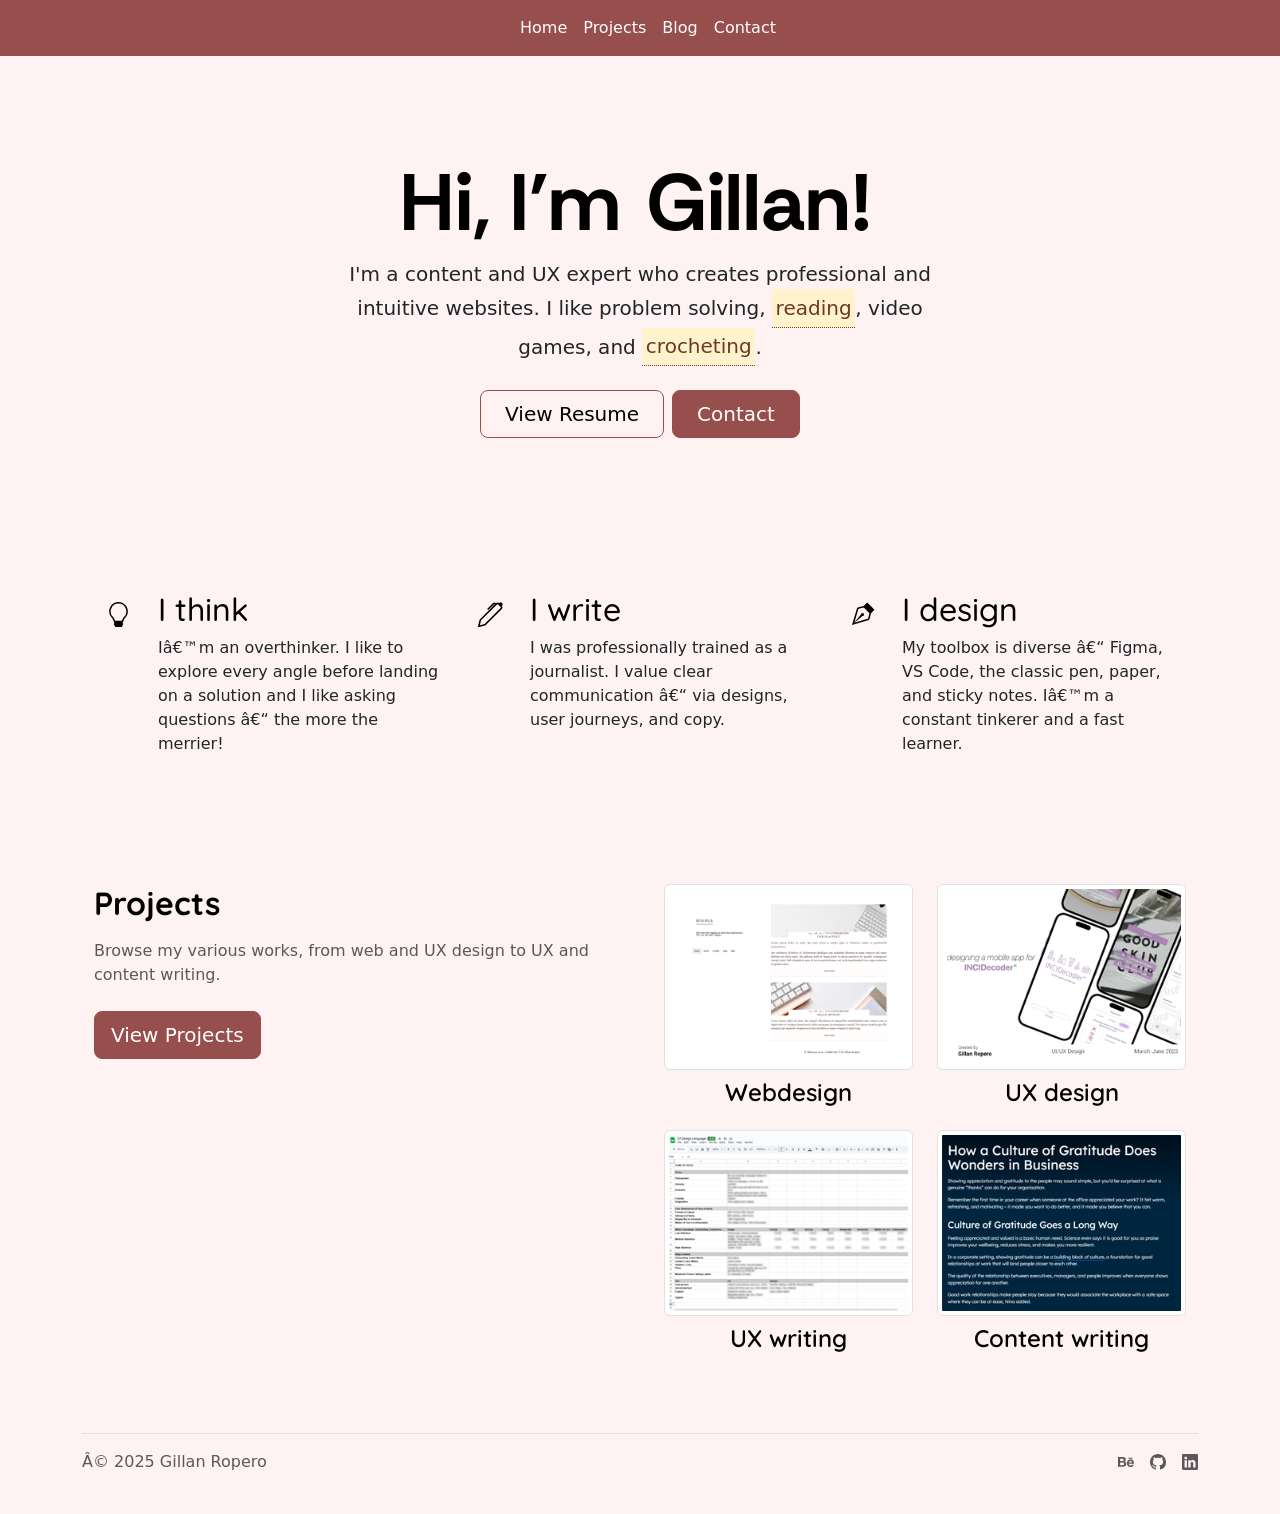
<file: index.html>
<!doctype html>
<html lang="en">
<head>
<!-- Google tag (gtag.js) -->
<script async src="https://www.googletagmanager.com/gtag/js?id=G-CWMN6G738G"></script>
<script>
  window.dataLayer = window.dataLayer || [];
  function gtag(){dataLayer.push(arguments);}
  gtag('js', new Date());

  gtag('config', 'G-CWMN6G738G');
</script>
<meta name="viewport" content="width=device-width, initial-scale=1">
<title>Gillan Ropero</title>
<link href="https://cdn.jsdelivr.net/npm/bootstrap@5.3.8/dist/css/bootstrap.min.css" rel="stylesheet"
        integrity="sha384-sRIl4kxILFvY47J16cr9ZwB07vP4J8+LH7qKQnuqkuIAvNWLzeN8tE5YBujZqJLB" crossorigin="anonymous">
<link rel="stylesheet" href="style.css" />
<meta name="description"
    content="Explore the work of Gillan Ropero, a content and webdesign professional.">
<link rel="icon" type="image/x-icon" href="./favicon.png">
<link rel="preconnect" href="https://fonts.googleapis.com">
<link rel="preconnect" href="https://fonts.gstatic.com" crossorigin>
<link
    href="https://fonts.googleapis.com/css2?family=Quicksand:wght@300..700&family=Rethink+Sans:ital,wght@0,400..800;1,400..800&display=swap"
    rel="stylesheet">
<link rel="stylesheet" href="https://cdn.jsdelivr.net/npm/bootstrap-icons@1.11.3/font/bootstrap-icons.css">

</head>

<body>
<div class="container-fluid">
<nav class="navbar sticky-top navbar-expand-lg">
            <div class="container-fluid"> <button class="navbar-toggler collapsed" type="button" data-bs-toggle="collapse"
                    data-bs-target="#navbar" aria-controls="navbar" aria-expanded="false"
                    aria-label="Toggle navigation"> <span class="navbar-toggler-icon"></span> </button>
                <div class="navbar-collapse justify-content-md-center collapse" id="navbar" style="">
                    <ul class="navbar-nav">
                        <li class="nav-item"> <a class="nav-link active" aria-current="page" href="/portfolio">Home</a>
                        </li>
                        <li class="nav-item"> <a class="nav-link" href="/projects">Projects</a> </li>
                        <li class="nav-item"> <a class="nav-link" href="https://gillanfrances.wordpress.com/blog" target="_blank">Blog</a> </li>
                      <li class="nav-item"> <a class="nav-link" href="/portfolio/contact.html">Contact</a> </li>
                    </ul>
                </div>
            </div>
        </nav>

<div class="px-4 py-5 my-5 text-center"> 
    <h1 class="display-1 fw-bold text-body-emphasis site-intro-container">
        <span class="site-intro">Hi, I'm </span>
        <span class="site-title"> Gillan!</span>
    </h1>
    <div class="col-lg-6 mx-auto">
        <p class="lead mb-4">I'm a content and UX expert who creates professional and intuitive websites. I like problem solving, <a href="https://www.goodreads.com/user/show/4191322-jill" class="mark" target="_blank">reading</a>,
        video games, and <a href="https://www.instagram.com/_knotjill" class="mark" target="_blank">crocheting</a>.
</p>
        <div class="d-grid gap-2 d-sm-flex justify-content-sm-center"> <a href="https://drive.google.com/file/d/10HQlIfKbo1nx1IKd28QT_dDaUDAIrl1E/view?usp=drive_link" target="_blank"
                class="btn btn-secondary btn-lg px-4 gap-3">View Resume</a> <a href="mailto: gillanropero@gmail.com"
                class="btn btn-primary btn-lg px-4 gap-3">Contact</a> </div>
    </div>
</div>

<div class="container px-4 py-2" id="hanging-icons">
    <div class="row g-4 py-5 row-cols-1 row-cols-lg-3">
        <div class="col d-flex align-items-start">
            <div
                class="icon-square text-body-emphasis d-inline-flex align-items-center justify-content-center fs-4 flex-shrink-0 me-3">
            <svg xmlns="http://www.w3.org/2000/svg" width="25" height="25" fill="currentColor" class="bi bi-lightbulb"
                viewBox="0 0 16 16">
                <path
                    d="M2 6a6 6 0 1 1 10.174 4.31c-.203.196-.359.4-.453.619l-.762 1.769A.5.5 0 0 1 10.5 13a.5.5 0 0 1 0 1 .5.5 0 0 1 0 1l-.224.447a1 1 0 0 1-.894.553H6.618a1 1 0 0 1-.894-.553L5.5 15a.5.5 0 0 1 0-1 .5.5 0 0 1 0-1 .5.5 0 0 1-.46-.302l-.761-1.77a2 2 0 0 0-.453-.618A5.98 5.98 0 0 1 2 6m6-5a5 5 0 0 0-3.479 8.592c.263.254.514.564.676.941L5.83 12h4.342l.632-1.467c.162-.377.413-.687.676-.941A5 5 0 0 0 8 1">
                </path>
            </svg>
            </div>
            <div>
                <h3 class="fs-2 text-body-emphasis">I think</h3>
                <p>I’m an overthinker. I like to explore every angle before landing on a solution and I like asking questions – the more
                the merrier!</p>
            </div>
        </div>
        <div class="col d-flex align-items-start">
            <div
                class="icon-square text-body-emphasis d-inline-flex align-items-center justify-content-center fs-4 flex-shrink-0 me-3">
            <svg xmlns="http://www.w3.org/2000/svg" width="25" height="25" fill="currentColor" class="bi bi-pen"
                viewBox="0 0 16 16">
                <path
                    d="m13.498.795.149-.149a1.207 1.207 0 1 1 1.707 1.708l-.149.148a1.5 1.5 0 0 1-.059 2.059L4.854 14.854a.5.5 0 0 1-.233.131l-4 1a.5.5 0 0 1-.606-.606l1-4a.5.5 0 0 1 .131-.232l9.642-9.642a.5.5 0 0 0-.642.056L6.854 4.854a.5.5 0 1 1-.708-.708L9.44.854A1.5 1.5 0 0 1 11.5.796a1.5 1.5 0 0 1 1.998-.001m-.644.766a.5.5 0 0 0-.707 0L1.95 11.756l-.764 3.057 3.057-.764L14.44 3.854a.5.5 0 0 0 0-.708z" />
            </svg> </div>
            <div>
                <h3 class="fs-2 text-body-emphasis">I write</h3>
                <p>I was professionally trained as a journalist. I value clear communication – via designs, user journeys, and copy.</p>
            </div>
        </div>
        <div class="col d-flex align-items-start">
            <div
                class="icon-square text-body-emphasis d-inline-flex align-items-center justify-content-center fs-4 flex-shrink-0 me-3">
                <svg xmlns="http://www.w3.org/2000/svg" width="25" height="25" fill="currentColor" class="bi bi-vector-pen"
                    viewBox="0 0 16 16">
                    <path fill-rule="evenodd"
                        d="M10.646.646a.5.5 0 0 1 .708 0l4 4a.5.5 0 0 1 0 .708l-1.902 1.902-.829 3.313a1.5 1.5 0 0 1-1.024 1.073L1.254 14.746 4.358 4.4A1.5 1.5 0 0 1 5.43 3.377l3.313-.828zm-1.8 2.908-3.173.793a.5.5 0 0 0-.358.342l-2.57 8.565 8.567-2.57a.5.5 0 0 0 .34-.357l.794-3.174-3.6-3.6z" />
                    <path fill-rule="evenodd" d="M2.832 13.228 8 9a1 1 0 1 0-1-1l-4.228 5.168-.026.086z" />
                </svg> </div>
            <div>
                <h3 class="fs-2 text-body-emphasis">I design</h3>
                <p>My toolbox is diverse – Figma, VS Code, the classic pen, paper, and sticky notes. I’m a constant tinkerer and a fast
                learner.</p>
            </div> 
        </div>
    </div>
</div>

<div class="container px-4 py-2">
    <div class="row row-cols-1 row-cols-md-2 align-items-md-start g-5 py-5">
        <div class="col d-flex flex-column align-items-start gap-2">
            <h2 class="fw-bold text-body-emphasis">Projects</h2>
            <p class="text-body-secondary">Browse my various works, from web and UX design to UX and content writing.</p> <a href="/projects"
                class="btn btn-primary btn-lg">View Projects</a>
        </div>
        <div class="col">
            <div class="row row-cols-1 row-cols-sm-2 g-4">
                <div class="col d-flex flex-column gap-2 align-items-center">
                    <img src="./assets/minimus thumb.png" class="img-thumbnail" />
                    <h4 class="fw-semibold mb-0 text-body-emphasis">Webdesign</h4>
                </div>
                <div class="col d-flex flex-column gap-2 align-items-center">
                    <img src="./assets/skincare app thumb.png" class="img-thumbnail" />
                    <h4 class="fw-semibold mb-0 text-body-emphasis">UX design</h4>
                </div>
                <div class="col d-flex flex-column gap-2 align-items-center">
                    <img src="./assets/G1 thumb.png" class="img-thumbnail" />
                    <h4 class="fw-semibold mb-0 text-body-emphasis">UX writing</h4>
                </div>
                <div class="col d-flex flex-column gap-2 align-items-center">
                    <img src="./assets/b2b articles thumb.png" class="img-thumbnail" />
                    <h4 class="fw-semibold mb-0 text-body-emphasis">Content writing</h4>
                </div>
            </div>
        </div>
    </div>
</div>

<div class="container">
<footer class="d-flex flex-wrap justify-content-between align-items-center py-3 my-4 border-top">
    <div class="col-md-4 d-flex align-items-center"> <span class="mb-3 mb-md-0 text-body-secondary">© 2025 Gillan Ropero</span> </div>
    <ul class="nav col-md-4 justify-content-end list-unstyled d-flex">
        <li class="ms-3"><a class="text-body-secondary" href="https://www.behance.net/gillanropero" target="_blank" aria-label="Behance"><svg xmlns="http://www.w3.org/2000/svg" width="16" height="16" fill="currentColor" class="bi bi-behance"
            viewBox="0 0 16 16">
            <path
                d="M4.654 3c.461 0 .887.035 1.278.14.39.07.711.216.996.391s.497.426.641.747c.14.32.216.711.216 1.137 0 .496-.106.922-.356 1.242-.215.32-.566.606-.997.817.606.176 1.067.496 1.348.922s.461.957.461 1.563c0 .496-.105.922-.285 1.278a2.3 2.3 0 0 1-.782.887c-.32.215-.711.39-1.137.496a5.3 5.3 0 0 1-1.278.176L0 12.803V3zm-.285 3.978c.39 0 .71-.105.957-.285.246-.18.355-.497.355-.887 0-.216-.035-.426-.105-.567a1 1 0 0 0-.32-.355 1.8 1.8 0 0 0-.461-.176c-.176-.035-.356-.035-.567-.035H2.17v2.31c0-.005 2.2-.005 2.2-.005zm.105 4.193c.215 0 .426-.035.606-.07.176-.035.356-.106.496-.216s.25-.215.356-.39c.07-.176.14-.391.14-.641 0-.496-.14-.852-.426-1.102-.285-.215-.676-.32-1.137-.32H2.17v2.734h2.305zm6.858-.035q.428.427 1.278.426c.39 0 .746-.106 1.032-.286q.426-.32.53-.64h1.74c-.286.851-.712 1.457-1.278 1.848-.566.355-1.243.566-2.06.566a4.1 4.1 0 0 1-1.527-.285 2.8 2.8 0 0 1-1.137-.782 2.85 2.85 0 0 1-.712-1.172c-.175-.461-.25-.957-.25-1.528 0-.531.07-1.032.25-1.493.18-.46.426-.852.747-1.207.32-.32.711-.606 1.137-.782a4 4 0 0 1 1.493-.285c.606 0 1.137.105 1.598.355.46.25.817.532 1.102.958.285.39.496.851.641 1.348.07.496.105.996.07 1.563h-5.15c0 .58.21 1.11.496 1.396m2.24-3.732c-.25-.25-.642-.391-1.103-.391-.32 0-.566.07-.781.176s-.356.25-.496.39a.96.96 0 0 0-.25.497c-.036.175-.07.32-.07.46h3.196c-.07-.526-.25-.882-.497-1.132zm-3.127-3.728h3.978v.957h-3.978z" />
        </svg></li>
        <li class="ms-3"><a class="text-body-secondary" href="https://github.com/gillanfrances" target="_blank"
                aria-label="Github"><svg xmlns="http://www.w3.org/2000/svg" width="16" height="16" fill="currentColor" class="bi bi-github"
                    viewBox="0 0 16 16">
                    <path
                        d="M8 0C3.58 0 0 3.58 0 8c0 3.54 2.29 6.53 5.47 7.59.4.07.55-.17.55-.38 0-.19-.01-.82-.01-1.49-2.01.37-2.53-.49-2.69-.94-.09-.23-.48-.94-.82-1.13-.28-.15-.68-.52-.01-.53.63-.01 1.08.58 1.23.82.72 1.21 1.87.87 2.33.66.07-.52.28-.87.51-1.07-1.78-.2-3.64-.89-3.64-3.95 0-.87.31-1.59.82-2.15-.08-.2-.36-1.02.08-2.12 0 0 .67-.21 2.2.82.64-.18 1.32-.27 2-.27s1.36.09 2 .27c1.53-1.04 2.2-.82 2.2-.82.44 1.1.16 1.92.08 2.12.51.56.82 1.27.82 2.15 0 3.07-1.87 3.75-3.65 3.95.29.25.54.73.54 1.48 0 1.07-.01 1.93-.01 2.2 0 .21.15.46.55.38A8.01 8.01 0 0 0 16 8c0-4.42-3.58-8-8-8" />
                </svg></li>
        <li class="ms-3"><a class="text-body-secondary" href="https://www.linkedin.com/in/gillanropero/" target="_blank" aria-label="LinkedIn"><svg xmlns="http://www.w3.org/2000/svg" width="16" height="16" fill="currentColor" class="bi bi-linkedin"
            viewBox="0 0 16 16">
            <path
                d="M0 1.146C0 .513.526 0 1.175 0h13.65C15.474 0 16 .513 16 1.146v13.708c0 .633-.526 1.146-1.175 1.146H1.175C.526 16 0 15.487 0 14.854zm4.943 12.248V6.169H2.542v7.225zm-1.2-8.212c.837 0 1.358-.554 1.358-1.248-.015-.709-.52-1.248-1.342-1.248S2.4 3.226 2.4 3.934c0 .694.521 1.248 1.327 1.248zm4.908 8.212V9.359c0-.216.016-.432.08-.586.173-.431.568-.878 1.232-.878.869 0 1.216.662 1.216 1.634v3.865h2.401V9.25c0-2.22-1.184-3.252-2.764-3.252-1.274 0-1.845.7-2.165 1.193v.025h-.016l.016-.025V6.169h-2.4c.03.678 0 7.225 0 7.225z" />
        </svg>
</a></li>
    </ul>
</footer>
</div>


    <script src="https://cdn.jsdelivr.net/npm/bootstrap@5.3.8/dist/js/bootstrap.bundle.min.js"
        integrity="sha384-FKyoEForCGlyvwx9Hj09JcYn3nv7wiPVlz7YYwJrWVcXK/BmnVDxM+D2scQbITxI"
        crossorigin="anonymous"></script>
</body>


</html>
</file>
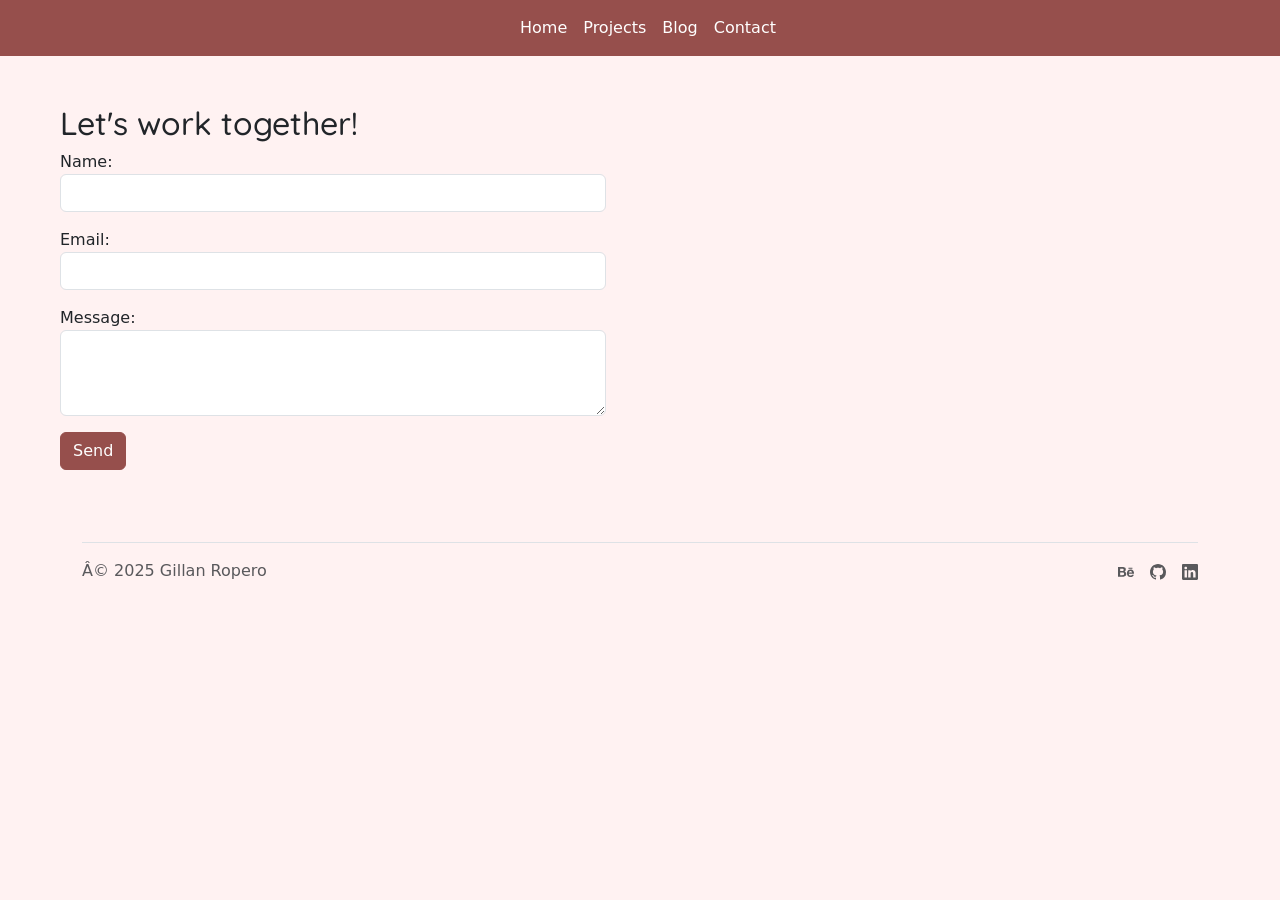
<file: contact.html>
<!doctype html>
<html lang="en">

<head>
    <!-- Google tag (gtag.js) -->
    <script async src="https://www.googletagmanager.com/gtag/js?id=G-CWMN6G738G"></script>
    <script>
        window.dataLayer = window.dataLayer || [];
        function gtag() { dataLayer.push(arguments); }
        gtag('js', new Date());

        gtag('config', 'G-CWMN6G738G');
    </script>
    <meta name="viewport" content="width=device-width, initial-scale=1">
    <title>Gillan Ropero</title>
    <link href="https://cdn.jsdelivr.net/npm/bootstrap@5.3.8/dist/css/bootstrap.min.css" rel="stylesheet"
        integrity="sha384-sRIl4kxILFvY47J16cr9ZwB07vP4J8+LH7qKQnuqkuIAvNWLzeN8tE5YBujZqJLB" crossorigin="anonymous">
    <link rel="stylesheet" href="style.css" />
    <meta name="description" content="Explore the work of Gillan Ropero, a content and webdesign professional.">
    <link rel="icon" type="image/x-icon" href="./favicon.png">
    <link rel="preconnect" href="https://fonts.googleapis.com">
    <link rel="preconnect" href="https://fonts.gstatic.com" crossorigin>
    <link
        href="https://fonts.googleapis.com/css2?family=Quicksand:wght@300..700&family=Rethink+Sans:ital,wght@0,400..800;1,400..800&display=swap"
        rel="stylesheet">
    <link rel="stylesheet" href="https://cdn.jsdelivr.net/npm/bootstrap-icons@1.11.3/font/bootstrap-icons.css">

</head>

<body>
    <div class="container-fluid">
        <nav class="navbar sticky-top navbar-expand-lg">
            <div class="container-fluid"> <button class="navbar-toggler collapsed" type="button"
                    data-bs-toggle="collapse" data-bs-target="#navbar" aria-controls="navbar" aria-expanded="false"
                    aria-label="Toggle navigation"> <span class="navbar-toggler-icon"></span> </button>
                <div class="navbar-collapse justify-content-md-center collapse" id="navbar">
                    <ul class="navbar-nav">
                        <li class="nav-item"> <a class="nav-link" aria-current="page" href="/portfolio">Home</a>
                        </li>
                        <li class="nav-item"> <a class="nav-link" href="/projects.html">Projects</a> </li>
                        <li class="nav-item"> <a class="nav-link" href="https://gillanfrances.wordpress.com/blog"
                                target="_blank">Blog</a> </li>
                        <li class="nav-item"> <a class="nav-link active" aria-current="page" href="/portfolio/contact.html">Contact</a>
                        </li>
                    </ul>
                </div>
            </div>
        </nav>

            <div class="container py-5 mx-5">
                <div class="row">
                    <div class="col-12 col-lg-6">
            <h2>Let's work together!</h2>
            <form action="https://formspree.io/f/mjgqrjrj" method="POST">
                <p><label> Name: </label>
                    <input type="text" name="name" class="form-control" required></p>
                <p><label>Email:</label>
                <input type="email" name="email" class="form-control" required></p>
                <p><label>Message: </label>
                <textarea name="message" rows="3" class="form-control" required></textarea></p>
                <button type="submit" class="btn btn-primary">Send</button>
            </form>
            </div>
            </div>
            </div>

        <div class="container">
            <footer class="d-flex flex-wrap justify-content-between align-items-center py-3 my-4 border-top">
                <div class="col-md-4 d-flex align-items-center"> <span class="mb-3 mb-md-0 text-body-secondary">© 2025
                        Gillan Ropero</span> </div>
                <ul class="nav col-md-4 justify-content-end list-unstyled d-flex">
                    <li class="ms-3"><a class="text-body-secondary" href="https://www.behance.net/gillanropero"
                            target="_blank" aria-label="Behance"><svg xmlns="http://www.w3.org/2000/svg" width="16"
                                height="16" fill="currentColor" class="bi bi-behance" viewBox="0 0 16 16">
                                <path
                                    d="M4.654 3c.461 0 .887.035 1.278.14.39.07.711.216.996.391s.497.426.641.747c.14.32.216.711.216 1.137 0 .496-.106.922-.356 1.242-.215.32-.566.606-.997.817.606.176 1.067.496 1.348.922s.461.957.461 1.563c0 .496-.105.922-.285 1.278a2.3 2.3 0 0 1-.782.887c-.32.215-.711.39-1.137.496a5.3 5.3 0 0 1-1.278.176L0 12.803V3zm-.285 3.978c.39 0 .71-.105.957-.285.246-.18.355-.497.355-.887 0-.216-.035-.426-.105-.567a1 1 0 0 0-.32-.355 1.8 1.8 0 0 0-.461-.176c-.176-.035-.356-.035-.567-.035H2.17v2.31c0-.005 2.2-.005 2.2-.005zm.105 4.193c.215 0 .426-.035.606-.07.176-.035.356-.106.496-.216s.25-.215.356-.39c.07-.176.14-.391.14-.641 0-.496-.14-.852-.426-1.102-.285-.215-.676-.32-1.137-.32H2.17v2.734h2.305zm6.858-.035q.428.427 1.278.426c.39 0 .746-.106 1.032-.286q.426-.32.53-.64h1.74c-.286.851-.712 1.457-1.278 1.848-.566.355-1.243.566-2.06.566a4.1 4.1 0 0 1-1.527-.285 2.8 2.8 0 0 1-1.137-.782 2.85 2.85 0 0 1-.712-1.172c-.175-.461-.25-.957-.25-1.528 0-.531.07-1.032.25-1.493.18-.46.426-.852.747-1.207.32-.32.711-.606 1.137-.782a4 4 0 0 1 1.493-.285c.606 0 1.137.105 1.598.355.46.25.817.532 1.102.958.285.39.496.851.641 1.348.07.496.105.996.07 1.563h-5.15c0 .58.21 1.11.496 1.396m2.24-3.732c-.25-.25-.642-.391-1.103-.391-.32 0-.566.07-.781.176s-.356.25-.496.39a.96.96 0 0 0-.25.497c-.036.175-.07.32-.07.46h3.196c-.07-.526-.25-.882-.497-1.132zm-3.127-3.728h3.978v.957h-3.978z" />
                            </svg></li>
                    <li class="ms-3"><a class="text-body-secondary" href="https://github.com/gillanfrances"
                            target="_blank" aria-label="Github"><svg xmlns="http://www.w3.org/2000/svg" width="16"
                                height="16" fill="currentColor" class="bi bi-github" viewBox="0 0 16 16">
                                <path
                                    d="M8 0C3.58 0 0 3.58 0 8c0 3.54 2.29 6.53 5.47 7.59.4.07.55-.17.55-.38 0-.19-.01-.82-.01-1.49-2.01.37-2.53-.49-2.69-.94-.09-.23-.48-.94-.82-1.13-.28-.15-.68-.52-.01-.53.63-.01 1.08.58 1.23.82.72 1.21 1.87.87 2.33.66.07-.52.28-.87.51-1.07-1.78-.2-3.64-.89-3.64-3.95 0-.87.31-1.59.82-2.15-.08-.2-.36-1.02.08-2.12 0 0 .67-.21 2.2.82.64-.18 1.32-.27 2-.27s1.36.09 2 .27c1.53-1.04 2.2-.82 2.2-.82.44 1.1.16 1.92.08 2.12.51.56.82 1.27.82 2.15 0 3.07-1.87 3.75-3.65 3.95.29.25.54.73.54 1.48 0 1.07-.01 1.93-.01 2.2 0 .21.15.46.55.38A8.01 8.01 0 0 0 16 8c0-4.42-3.58-8-8-8" />
                            </svg></li>
                    <li class="ms-3"><a class="text-body-secondary" href="https://www.linkedin.com/in/gillanropero/"
                            target="_blank" aria-label="LinkedIn"><svg xmlns="http://www.w3.org/2000/svg" width="16"
                                height="16" fill="currentColor" class="bi bi-linkedin" viewBox="0 0 16 16">
                                <path
                                    d="M0 1.146C0 .513.526 0 1.175 0h13.65C15.474 0 16 .513 16 1.146v13.708c0 .633-.526 1.146-1.175 1.146H1.175C.526 16 0 15.487 0 14.854zm4.943 12.248V6.169H2.542v7.225zm-1.2-8.212c.837 0 1.358-.554 1.358-1.248-.015-.709-.52-1.248-1.342-1.248S2.4 3.226 2.4 3.934c0 .694.521 1.248 1.327 1.248zm4.908 8.212V9.359c0-.216.016-.432.08-.586.173-.431.568-.878 1.232-.878.869 0 1.216.662 1.216 1.634v3.865h2.401V9.25c0-2.22-1.184-3.252-2.764-3.252-1.274 0-1.845.7-2.165 1.193v.025h-.016l.016-.025V6.169h-2.4c.03.678 0 7.225 0 7.225z" />
                            </svg>
                        </a></li>
                </ul>
            </footer>
        </div>
        </div>

        <script src="https://cdn.jsdelivr.net/npm/bootstrap@5.3.8/dist/js/bootstrap.bundle.min.js"
            integrity="sha384-FKyoEForCGlyvwx9Hj09JcYn3nv7wiPVlz7YYwJrWVcXK/BmnVDxM+D2scQbITxI"
            crossorigin="anonymous"></script>
</body>


</html>
</file>
<file: style.css>
body {
    background-color: #FFF2F2;
}

/* navigation and links */
.navbar, .navbar-expand-lg {
    background-color: #964F4C !important;
    color: #fff !important;
    --bs-navbar-color: #fff !important;
    --bs-navbar-active-color: #fff !important;
    --bs-navbar-hover-color: #e2dcdc !important;
    --bs-navbar-brand-color: #fff !important;
    --bs-navbar-brand-hover-color: #e2dcdc !important;
    justify-content: center !important;
    padding-left: 1em;
    --bs-navbar-toggler-icon-bg: url(data:image/svg+xml,%3csvg xmlns='http://www.w3.org/2000/svg' viewBox='0 0 30 30'%3e%3cpath stroke='rgba%2833, 37, 41, 0.75%29' stroke-linecap='round' stroke-miterlimit='10' stroke-width='2' d='M4 7h22M4 15h22M4 23h22'/%3e%3c/svg%3e);
}

.lead a {
        text-decoration: none;
        color: #6F3826;
        display: inline-block;
        border-bottom: 1px dotted #6F3826;
}

.lead a:hover {
        background-color: #fff5c8;
        transition: background-color 0.5s ease;
    }

.nav-link active {
    font-weight: 800 !important;
}

.navbar-toggler-icon {
      background-image: url("data:image/svg+xml;charset=utf8,%3Csvg viewBox='0 0 32 32' xmlns='http://www.w3.org/2000/svg'%3E%3Cpath stroke='rgba(255,255,255, 1)' stroke-width='2' stroke-linecap='round' stroke-miterlimit='10' d='M4 8h24M4 16h24M4 24h24'/%3E%3C/svg%3E") !important;
  }

.navbar-toggler {
    border-color: #fff;
}
/* fonts */
@import url('https://fonts.googleapis.com/css2?family=Quicksand:wght@300..700&display=swap');


/* containers */
.container-fluid {
    padding: 0 !important;
}

.icon-square {
    width: 3rem;
    height: 3rem;
    border-radius: .75rem;
}

/* headers */

h1 {
    font-family: "Rethink Sans", sans serif;
}

h2, h3, h4, h5, h6 {
    font-family: "Quicksand", sans serif;
}

.text-body-emphasis {
    font-family: "Quicksand", sans serif;
}

.site-title {
       color: black;
       transition: color 0.3s ease;
       font-family: "Rethink Sans", sans serif;
    background-image: linear-gradient(to right, #6F3826, #964F4C);
        background-size: 0% 4rem;
        background-repeat: no-repeat;
        background-position: left ;
        transition: background-size 0.3s ease-out;
        padding: 1rem 0.5rem 1rem 0.5rem;
   }

.site-title:hover {
        color: #fff;
        cursor: pointer;
        background-size: 100% 4rem;
        padding: 1rem 0.5rem 1rem 0.5rem;
   }

.site-intro {
    color: black;
    transition: color 0.3s ease;
    font-family: "Rethink Sans", sans serif;
}

.site-intro:hover {
    color: #964F4C;
    cursor: pointer;
}

.site-intro-container:hover {
    cursor: default;
}

/* buttons */
.btn-primary {
    --bs-btn-color: #fff;
    --bs-btn-bg: #964F4C;
    --bs-btn-border-color: #964F4C;
    --bs-btn-hover-color: #fff;
    --bs-btn-hover-bg: #65312E;
    --bs-btn-hover-border-color: #65312E;
    --bs-btn-focus-shadow-rgb: 49, 132, 253;
    --bs-btn-active-color: #fff;
    --bs-btn-active-bg: #65312E;
    --bs-btn-active-border-color: #65312E;
    --bs-btn-active-shadow: inset 0 3px 5px rgba(0, 0, 0, 0.125);
    --bs-btn-disabled-color: #fff;
    --bs-btn-disabled-bg: #964F4C;
    --bs-btn-disabled-border-color: #964F4C;
}

.btn-secondary {
    --bs-btn-color: #000;
    --bs-btn-bg: none;
    --bs-btn-border-color: #964F4C;
    --bs-btn-hover-color: #000;
    --bs-btn-hover-bg: #fff;
    --bs-btn-hover-border-color: #65312E;
    --bs-btn-focus-shadow-rgb: 49, 132, 253;
    --bs-btn-active-color: #000;
    --bs-btn-active-bg: #fff;
    --bs-btn-active-border-color: #fff;
    --bs-btn-active-shadow: inset 0 3px 5px rgba(0, 0, 0, 0.125);
    --bs-btn-disabled-color: #000;
    --bs-btn-disabled-bg: none;
    --bs-btn-disabled-border-color: #fff;

}
</file>
